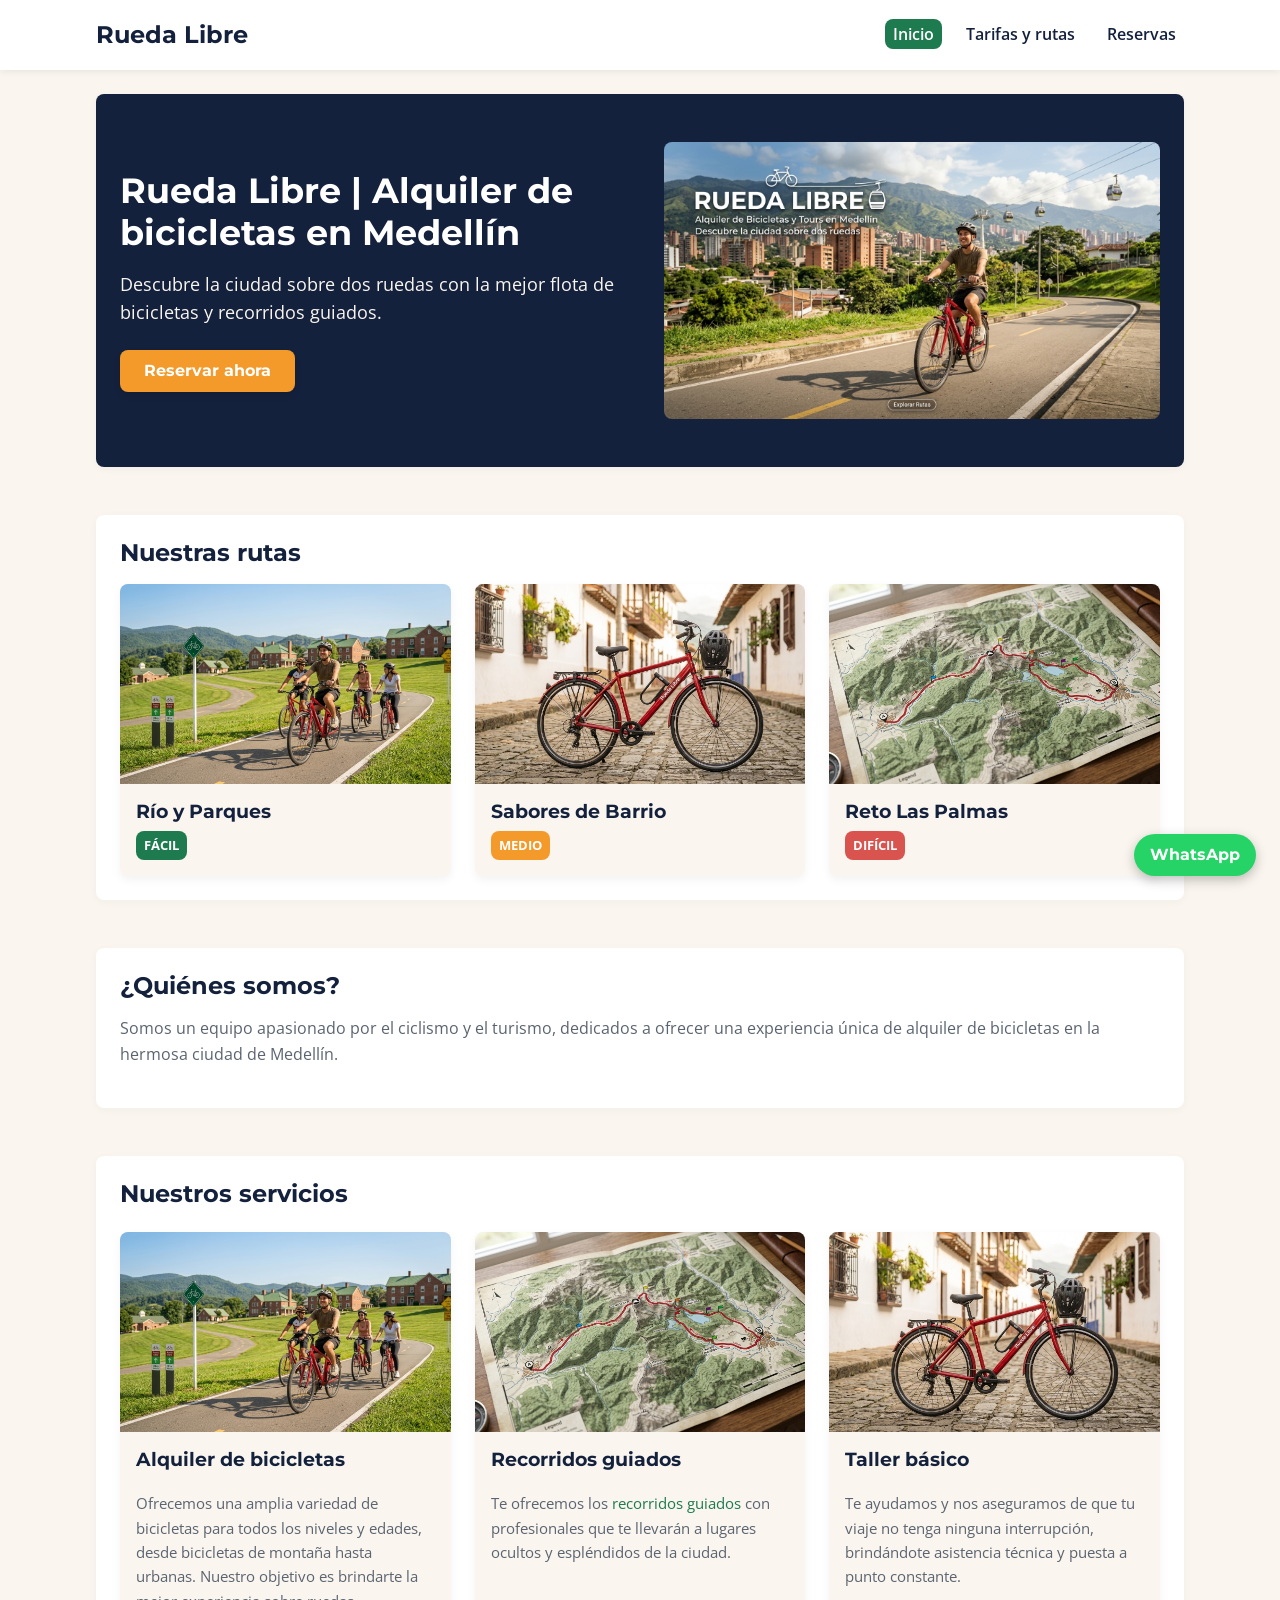
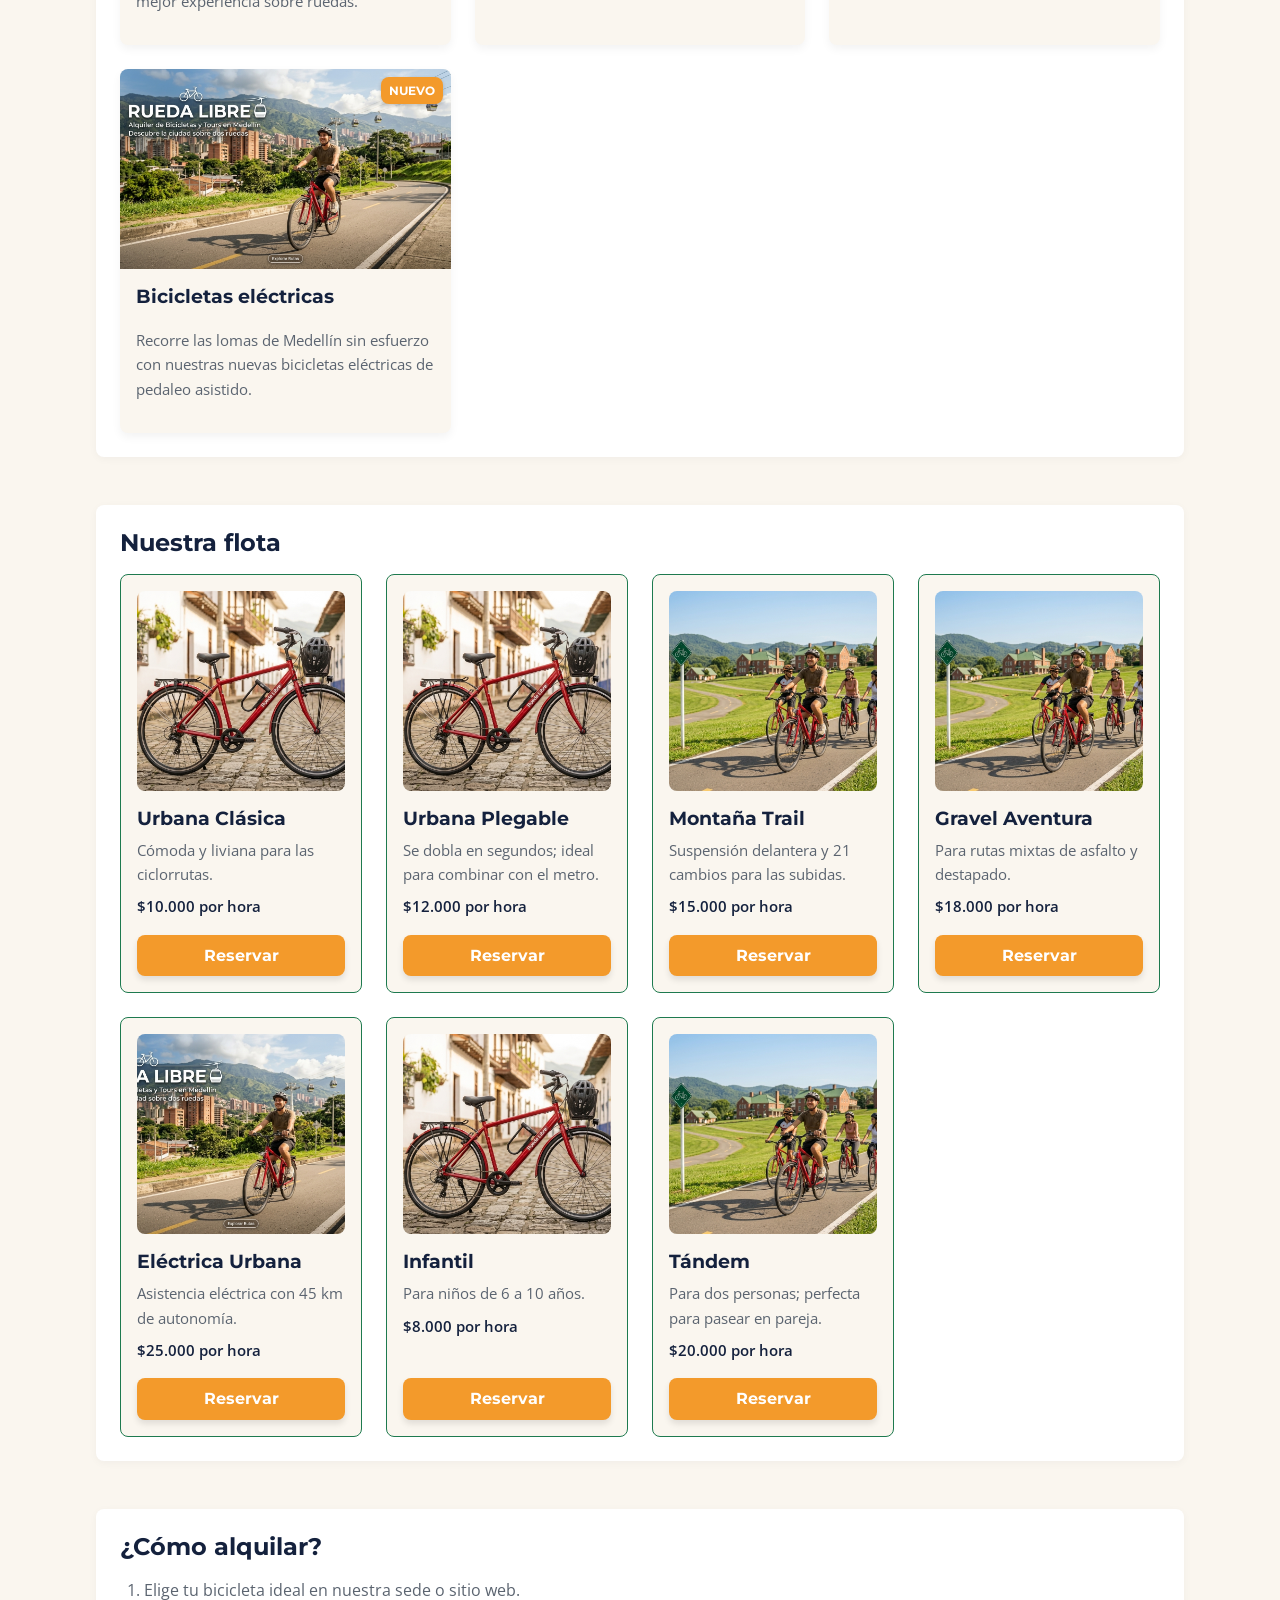
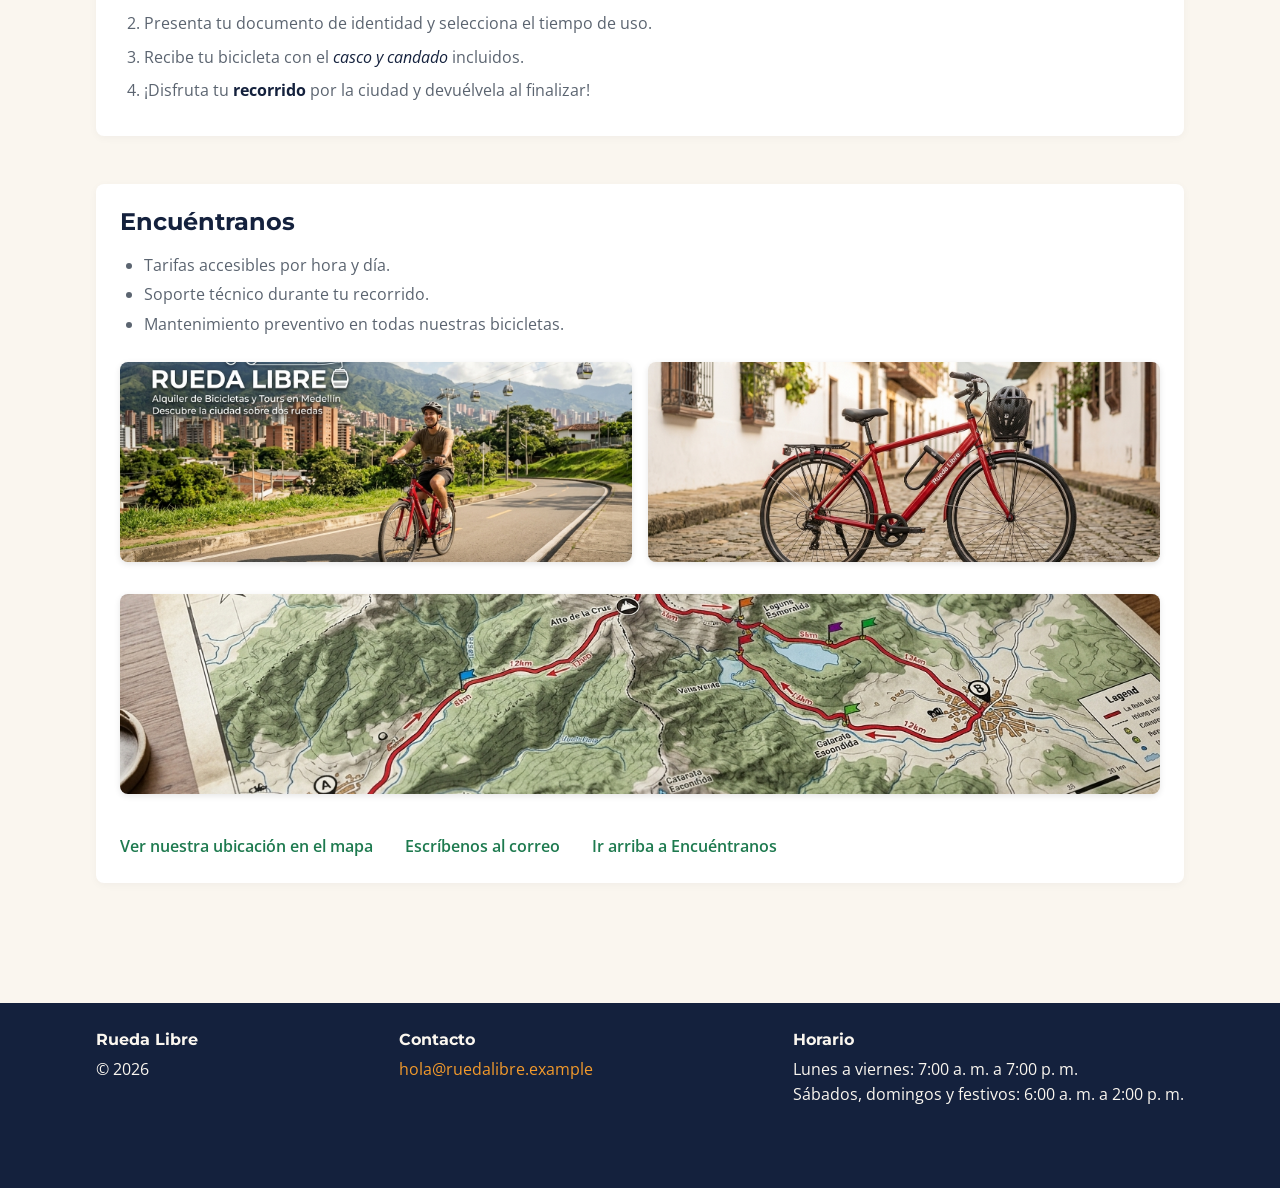
<file: index.html>
<!DOCTYPE html>
<html lang="es">

<head>
  <meta charset="UTF-8">
  <meta name="viewport" content="width=device-width, initial-scale=1.0">
  <meta name="description" content="Alquiler de bicicletas y recorridos guiados en Medellín con Rueda Libre.">
  <title>Rueda Libre | Alquiler de bicicletas en Medellín</title>

  <!-- Fuentes Google -->
  <link rel="preconnect" href="https://fonts.googleapis.com">
  <link rel="preconnect" href="https://fonts.gstatic.com" crossorigin>
  <link href="https://fonts.googleapis.com/css2?family=Montserrat:wght@700&family=Open+Sans:wght@400;600&display=swap" rel="stylesheet">

  <!-- Estilos CSS -->
  <link rel="stylesheet" href="css/styles.css">
</head>

<body>

  <!-- Encabezado / Navegación principal -->
  <header>
    <p class="marca">Rueda Libre</p>
    <nav>
      <ul id="menu">
        <li><a href="index.html" class="activo">Inicio</a></li>
        <li><a href="paginas/tarifas.html">Tarifas y rutas</a></li>
        <li><a href="paginas/reservas.html">Reservas</a></li>
      </ul>
    </nav>
  </header>

  <!-- Contenido principal -->
  <main>

    <!-- Sección Portada / Hero -->
    <section class="portada">
      <div class="portada-texto">
        <h1>Rueda Libre | Alquiler de bicicletas en Medellín</h1>
        <p>Descubre la ciudad sobre dos ruedas con la mejor flota de bicicletas y recorridos guiados.</p>
        <a class="boton" href="paginas/reservas.html">Reservar ahora</a>
      </div>
      <img src="img/portada.jpeg" alt="Ciclista pedaleando una bicicleta roja con el paisaje urbano y montañas de Medellín al fondo">
    </section>

    <!-- Sección Nuestras rutas (Galería de recorridos guiados) -->
    <section class="rutas">
      <h2>Nuestras rutas</h2>

      <div class="rutas-galeria">
        <article class="ruta-tarjeta">
          <img src="img/ruta.jpeg" alt="Grupo de ciclistas pedaleando por una ciclovía entre colinas verdes">
          <div class="ruta-info">
            <h3>Río y Parques</h3>
            <span class="nivel facil">Fácil</span>
          </div>
        </article>

        <article class="ruta-tarjeta">
          <img src="img/bicicleta.jpeg" alt="Bicicleta urbana roja con canasta y casco en una calle empedrada">
          <div class="ruta-info">
            <h3>Sabores de Barrio</h3>
            <span class="nivel medio">Medio</span>
          </div>
        </article>

        <article class="ruta-tarjeta">
          <img src="img/rutaa.jpeg" alt="Mapa con un recorrido marcado que pasa por montañas y puntos turísticos">
          <div class="ruta-info">
            <h3>Reto Las Palmas</h3>
            <span class="nivel dificil">Difícil</span>
          </div>
        </article>
      </div>
    </section>

    <!-- Sección ¿Quiénes somos? -->
    <section>
      <h2>¿Quiénes somos?</h2>
      <p>Somos un equipo apasionado por el ciclismo y el turismo, dedicados a ofrecer una experiencia única de alquiler de bicicletas en la hermosa ciudad de Medellín.</p>
    </section>

    <!-- Sección Nuestros Servicios (Tarjetas) -->
    <section>
      <h2>Nuestros servicios</h2>

      <article class="tarjeta">
        <img src="img/ruta.jpeg" alt="Grupo de ciclistas pedaleando por una ciclovía entre colinas verdes">
        <h3>Alquiler de bicicletas</h3>
        <p>Ofrecemos una amplia variedad de bicicletas para todos los niveles y edades, desde bicicletas de montaña hasta urbanas. Nuestro objetivo es brindarte la mejor experiencia sobre ruedas.</p>
      </article>

      <article class="tarjeta">
        <img src="img/rutaa.jpeg" alt="Mapa con un recorrido marcado que pasa por montañas y puntos turísticos">
        <h3>Recorridos guiados</h3>
        <p>Te ofrecemos los <a href="paginas/tarifas.html#recorridos">recorridos guiados</a> con profesionales que te llevarán a lugares ocultos y espléndidos de la ciudad.</p>
      </article>

      <article class="tarjeta">
        <img src="img/bicicleta.jpeg" alt="Bicicleta urbana roja de Rueda Libre con canasta y casco en una calle empedrada">
        <h3>Taller básico</h3>
        <p>Te ayudamos y nos aseguramos de que tu viaje no tenga ninguna interrupción, brindándote asistencia técnica y puesta a punto constante.</p>
      </article>

      <article class="tarjeta">
        <span class="etiqueta-nuevo">Nuevo</span>
        <img src="img/portada.jpeg" alt="Ciclista pedaleando una bicicleta roja con el paisaje urbano y montañas de Medellín al fondo">
        <h3>Bicicletas eléctricas</h3>
        <p>Recorre las lomas de Medellín sin esfuerzo con nuestras nuevas bicicletas eléctricas de pedaleo asistido.</p>
      </article>
    </section>

    <!-- Sección Nuestra flota (Cuadrícula de modelos) -->
    <section class="flota">
      <h2>Nuestra flota</h2>

      <div class="flota-cuadricula">
        <article class="flota-tarjeta">
          <div class="flota-info">
            <img src="img/bicicleta.jpeg" alt="Bicicleta urbana roja con canasta y casco en una calle empedrada">
            <h3>Urbana Clásica</h3>
            <p>Cómoda y liviana para las ciclorrutas.</p>
            <p class="flota-precio">$10.000 por hora</p>
          </div>
          <a class="boton" href="paginas/reservas.html" aria-label="Reservar Urbana Clásica">Reservar</a>
        </article>

        <article class="flota-tarjeta">
          <div class="flota-info">
            <img src="img/bicicleta.jpeg" alt="Bicicleta urbana roja con canasta y casco en una calle empedrada">
            <h3>Urbana Plegable</h3>
            <p>Se dobla en segundos; ideal para combinar con el metro.</p>
            <p class="flota-precio">$12.000 por hora</p>
          </div>
          <a class="boton" href="paginas/reservas.html" aria-label="Reservar Urbana Plegable">Reservar</a>
        </article>

        <article class="flota-tarjeta">
          <div class="flota-info">
            <img src="img/ruta.jpeg" alt="Grupo de ciclistas pedaleando por una ciclovía entre colinas verdes">
            <h3>Montaña Trail</h3>
            <p>Suspensión delantera y 21 cambios para las subidas.</p>
            <p class="flota-precio">$15.000 por hora</p>
          </div>
          <a class="boton" href="paginas/reservas.html" aria-label="Reservar Montaña Trail">Reservar</a>
        </article>

        <article class="flota-tarjeta">
          <div class="flota-info">
            <img src="img/ruta.jpeg" alt="Grupo de ciclistas pedaleando por una ciclovía entre colinas verdes">
            <h3>Gravel Aventura</h3>
            <p>Para rutas mixtas de asfalto y destapado.</p>
            <p class="flota-precio">$18.000 por hora</p>
          </div>
          <a class="boton" href="paginas/reservas.html" aria-label="Reservar Gravel Aventura">Reservar</a>
        </article>

        <article class="flota-tarjeta">
          <div class="flota-info">
            <img src="img/portada.jpeg" alt="Ciclista pedaleando una bicicleta roja con el paisaje urbano y montañas de Medellín al fondo">
            <h3>Eléctrica Urbana</h3>
            <p>Asistencia eléctrica con 45 km de autonomía.</p>
            <p class="flota-precio">$25.000 por hora</p>
          </div>
          <a class="boton" href="paginas/reservas.html" aria-label="Reservar Eléctrica Urbana">Reservar</a>
        </article>

        <article class="flota-tarjeta">
          <div class="flota-info">
            <img src="img/bicicleta.jpeg" alt="Bicicleta urbana roja con canasta y casco en una calle empedrada">
            <h3>Infantil</h3>
            <p>Para niños de 6 a 10 años.</p>
            <p class="flota-precio">$8.000 por hora</p>
          </div>
          <a class="boton" href="paginas/reservas.html" aria-label="Reservar Infantil">Reservar</a>
        </article>

        <article class="flota-tarjeta">
          <div class="flota-info">
            <img src="img/ruta.jpeg" alt="Grupo de ciclistas pedaleando por una ciclovía entre colinas verdes">
            <h3>Tándem</h3>
            <p>Para dos personas; perfecta para pasear en pareja.</p>
            <p class="flota-precio">$20.000 por hora</p>
          </div>
          <a class="boton" href="paginas/reservas.html" aria-label="Reservar Tándem">Reservar</a>
        </article>
      </div>
    </section>

    <!-- Sección Paso a paso -->
    <section>
      <h2>¿Cómo alquilar?</h2>
      <ol>
        <li>Elige tu bicicleta ideal en nuestra sede o sitio web.</li>
        <li>Presenta tu documento de identidad y selecciona el tiempo de uso.</li>
        <li>Recibe tu bicicleta con el <em>casco y candado</em> incluidos.</li>
        <li>¡Disfruta tu <strong>recorrido</strong> por la ciudad y devuélvela al finalizar!</li>
      </ol>
    </section>

    <!-- Sección Encuéntranos -->
    <section id="encuentranos">
      <h2>Encuéntranos</h2>

      <ul>
        <li>Tarifas accesibles por hora y día.</li>
        <li>Soporte técnico durante tu recorrido.</li>
        <li>Mantenimiento preventivo en todas nuestras bicicletas.</li>
      </ul>

      <div class="galeria">
        <img src="img/portada.jpeg" alt="Ciclista sobre bicicleta roja en vía principal de Medellín">
        <img src="img/bicicleta.jpeg" alt="Bicicleta urbana con equipo de seguridad incluido">
        <img src="img/rutaa.jpeg" alt="Mapa de rutas turísticas para ciclismo urbano y de montaña">
      </div>

      <div class="enlaces-contacto">
        <a href="https://www.google.com/maps/@6.2193664,-75.5882881,15z" target="_blank" rel="noopener">Ver nuestra ubicación en el mapa</a>
        <a href="mailto:hola@ruedalibre.example">Escríbenos al correo</a>
        <a href="#encuentranos">Ir arriba a Encuéntranos</a>
      </div>
    </section>

  </main>

  <!-- Pie de página -->
  <footer>
    <div>
      <p class="pie-titulo">Rueda Libre</p>
      <p>&copy; 2026</p>
    </div>
    <div>
      <p class="pie-titulo">Contacto</p>
      <p><a href="mailto:hola@ruedalibre.example">hola@ruedalibre.example</a></p>
    </div>
    <div>
      <p class="pie-titulo">Horario</p>
      <p>Lunes a viernes: 7:00 a. m. a 7:00 p. m.</p>
      <p>Sábados, domingos y festivos: 6:00 a. m. a 2:00 p. m.</p>
    </div>
  </footer>

  <!-- Botón flotante de WhatsApp -->
  <a class="whatsapp" href="https://wa.me/573000000000" target="_blank" rel="noopener">WhatsApp</a>

</body>

</html>
</file>
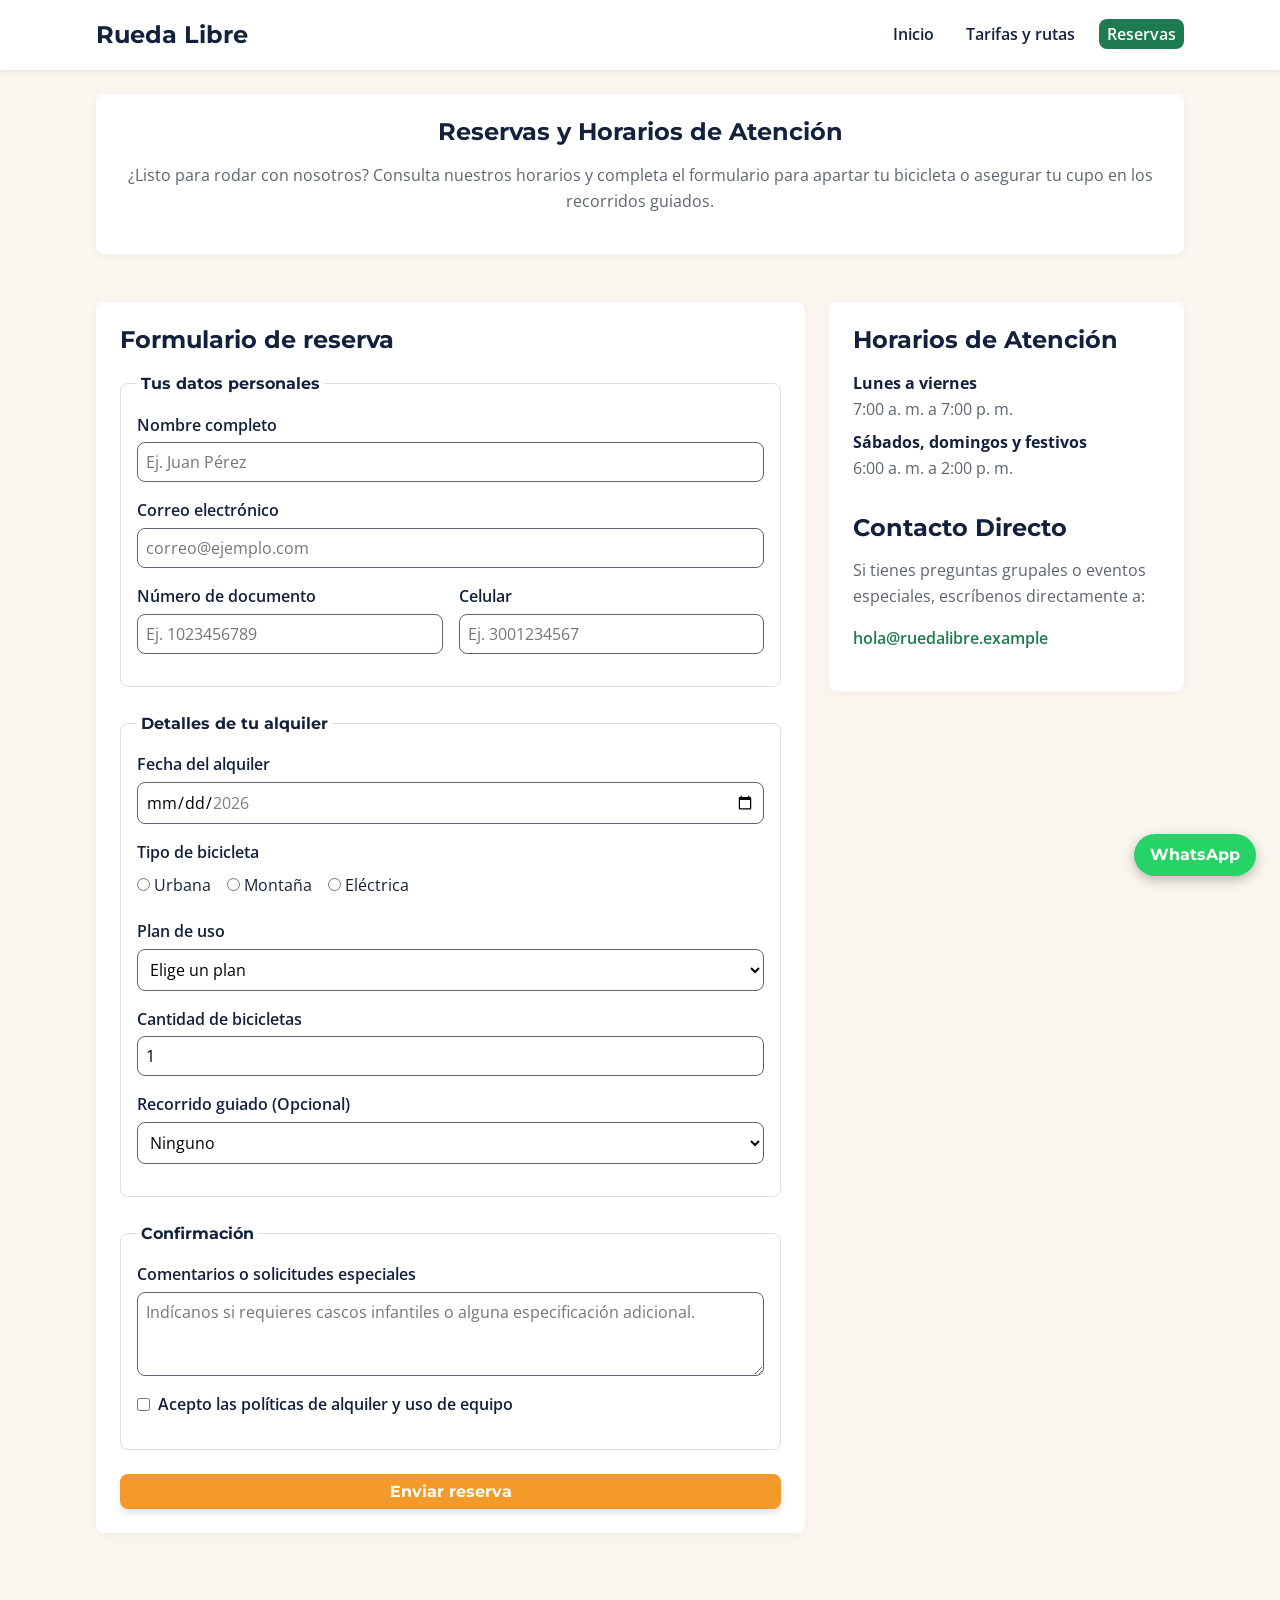
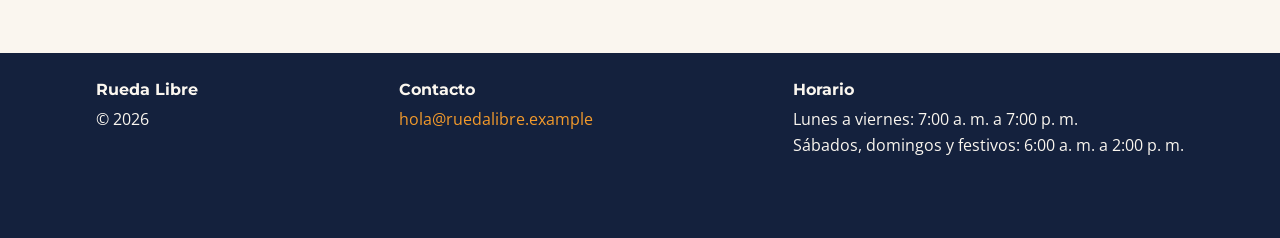
<file: paginas/reservas.html>
<!DOCTYPE html>
<html lang="es">

<head>
  <meta charset="UTF-8">
  <meta name="viewport" content="width=device-width, initial-scale=1.0">
  <meta name="description" content="Reserva tu bicicleta o recorrido guiado en Rueda Libre. Consulta nuestros horarios y canales de contacto.">
  <title>Reservas y Horarios | Rueda Libre - Alquiler de bicicletas en Medellín</title>

  <!-- Fuentes Google -->
  <link rel="preconnect" href="https://fonts.googleapis.com">
  <link rel="preconnect" href="https://fonts.gstatic.com" crossorigin>
  <link href="https://fonts.googleapis.com/css2?family=Montserrat:wght@700&family=Open+Sans:wght@400;600&display=swap" rel="stylesheet">

  <!-- Estilos CSS -->
  <link rel="stylesheet" href="../css/styles.css">
</head>

<body>

  <!-- Encabezado / Navegación principal -->
  <header>
    <p class="marca">Rueda Libre</p>
    <nav>
      <ul id="menu">
        <li><a href="../index.html">Inicio</a></li>
        <li><a href="tarifas.html">Tarifas y rutas</a></li>
        <li><a href="reservas.html" class="activo">Reservas</a></li>
      </ul>
    </nav>
  </header>

  <!-- Contenido principal -->
  <main>

    <!-- Título y Presentación -->
    <section class="portada-secundaria">
      <h1>Reservas y Horarios de Atención</h1>
      <p>¿Listo para rodar con nosotros? Consulta nuestros horarios y completa el formulario para apartar tu bicicleta o asegurar tu cupo en los recorridos guiados.</p>
    </section>

    <!-- Formulario (2 partes) e información de contacto (1 parte) -->
    <div class="reservas-layout">

      <!-- Formulario de Reserva -->
      <section>
        <h2>Formulario de reserva</h2>

        <form action="#" method="post" class="formulario-reserva">

          <fieldset>
            <legend>Tus datos personales</legend>
            <div class="grupo-campo">
              <label for="nombre">Nombre completo</label>
              <input type="text" id="nombre" name="nombre" required minlength="3" placeholder="Ej. Juan Pérez">
            </div>

            <div class="grupo-campo">
              <label for="correo">Correo electrónico</label>
              <input type="email" id="correo" name="correo" required placeholder="correo@ejemplo.com">
            </div>

            <!-- Campos cortos en la misma fila -->
            <div class="fila-campos">
              <div class="grupo-campo">
                <label for="documento">Número de documento</label>
                <input type="text" id="documento" name="documento" required pattern="[0-9]{6,10}" title="Solo números, entre 6 y 10 dígitos." placeholder="Ej. 1023456789">
              </div>

              <div class="grupo-campo">
                <label for="celular">Celular</label>
                <input type="tel" id="celular" name="celular" required pattern="3[0-9]{9}" title="10 dígitos que empiecen por 3." placeholder="Ej. 3001234567">
              </div>
            </div>
          </fieldset>

          <fieldset>
            <legend>Detalles de tu alquiler</legend>

            <div class="grupo-campo">
              <label for="fecha">Fecha del alquiler</label>
              <input type="date" id="fecha" name="fecha" required min="2026-11-01" max="2026-12-31">
            </div>

            <div class="grupo-campo">
              <label>Tipo de bicicleta</label>
              <div class="opciones-radio">
                <label><input type="radio" id="tipo-urbana" name="tipo_bici" value="urbana" required> Urbana</label>
                <label><input type="radio" id="tipo-montana" name="tipo_bici" value="montana"> Montaña</label>
                <label><input type="radio" id="tipo-electrica" name="tipo_bici" value="electrica"> Eléctrica</label>
              </div>
            </div>

            <div class="grupo-campo">
              <label for="plan">Plan de uso</label>
              <select id="plan" name="plan" required>
                <option value="">Elige un plan</option>
                <option value="1-hora">1 hora</option>
                <option value="medio-dia">Medio día (4 h)</option>
                <option value="dia-completo">Día completo (8 h)</option>
              </select>
            </div>

            <div class="grupo-campo">
              <label for="cantidad">Cantidad de bicicletas</label>
              <input type="number" id="cantidad" name="cantidad" required min="1" max="6" value="1">
            </div>

            <div class="grupo-campo">
              <label for="recorrido">Recorrido guiado (Opcional)</label>
              <select id="recorrido" name="recorrido">
                <option value="ninguno">Ninguno</option>
                <option value="rio-parques">Río y Parques</option>
                <option value="sabores-barrio">Sabores de Barrio</option>
                <option value="reto-las-palmas">Reto Las Palmas</option>
              </select>
            </div>
          </fieldset>

          <fieldset>
            <legend>Confirmación</legend>

            <div class="grupo-campo">
              <label for="comentarios">Comentarios o solicitudes especiales</label>
              <textarea id="comentarios" name="comentarios" maxlength="300" rows="3" placeholder="Indícanos si requieres cascos infantiles o alguna especificación adicional."></textarea>
            </div>

            <div class="grupo-campo checkbox-campo">
              <input type="checkbox" id="politicas" name="acepta_politicas" required>
              <label for="politicas">Acepto las políticas de alquiler y uso de equipo</label>
            </div>
          </fieldset>

          <button type="submit" class="boton">Enviar reserva</button>
        </form>
      </section>

      <!-- Horarios y Contacto -->
      <section class="informacion-adicional">
        <div>
          <h2>Horarios de Atención</h2>
          <dl class="lista-horarios">
            <dt>Lunes a viernes</dt>
            <dd>7:00 a. m. a 7:00 p. m.</dd>

            <dt>Sábados, domingos y festivos</dt>
            <dd>6:00 a. m. a 2:00 p. m.</dd>
          </dl>
        </div>

        <div>
          <h2>Contacto Directo</h2>
          <p>Si tienes preguntas grupales o eventos especiales, escríbenos directamente a:</p>
          <p><a href="mailto:hola@ruedalibre.example" class="enlace-destacado">hola@ruedalibre.example</a></p>
        </div>
      </section>

    </div>

  </main>

  <!-- Pie de página -->
  <footer>
    <div>
      <p class="pie-titulo">Rueda Libre</p>
      <p>&copy; 2026</p>
    </div>
    <div>
      <p class="pie-titulo">Contacto</p>
      <p><a href="mailto:hola@ruedalibre.example">hola@ruedalibre.example</a></p>
    </div>
    <div>
      <p class="pie-titulo">Horario</p>
      <p>Lunes a viernes: 7:00 a. m. a 7:00 p. m.</p>
      <p>Sábados, domingos y festivos: 6:00 a. m. a 2:00 p. m.</p>
    </div>
  </footer>

  <!-- Botón flotante de WhatsApp -->
  <a class="whatsapp" href="https://wa.me/573000000000" target="_blank" rel="noopener">WhatsApp</a>

</body>

</html>
</file>
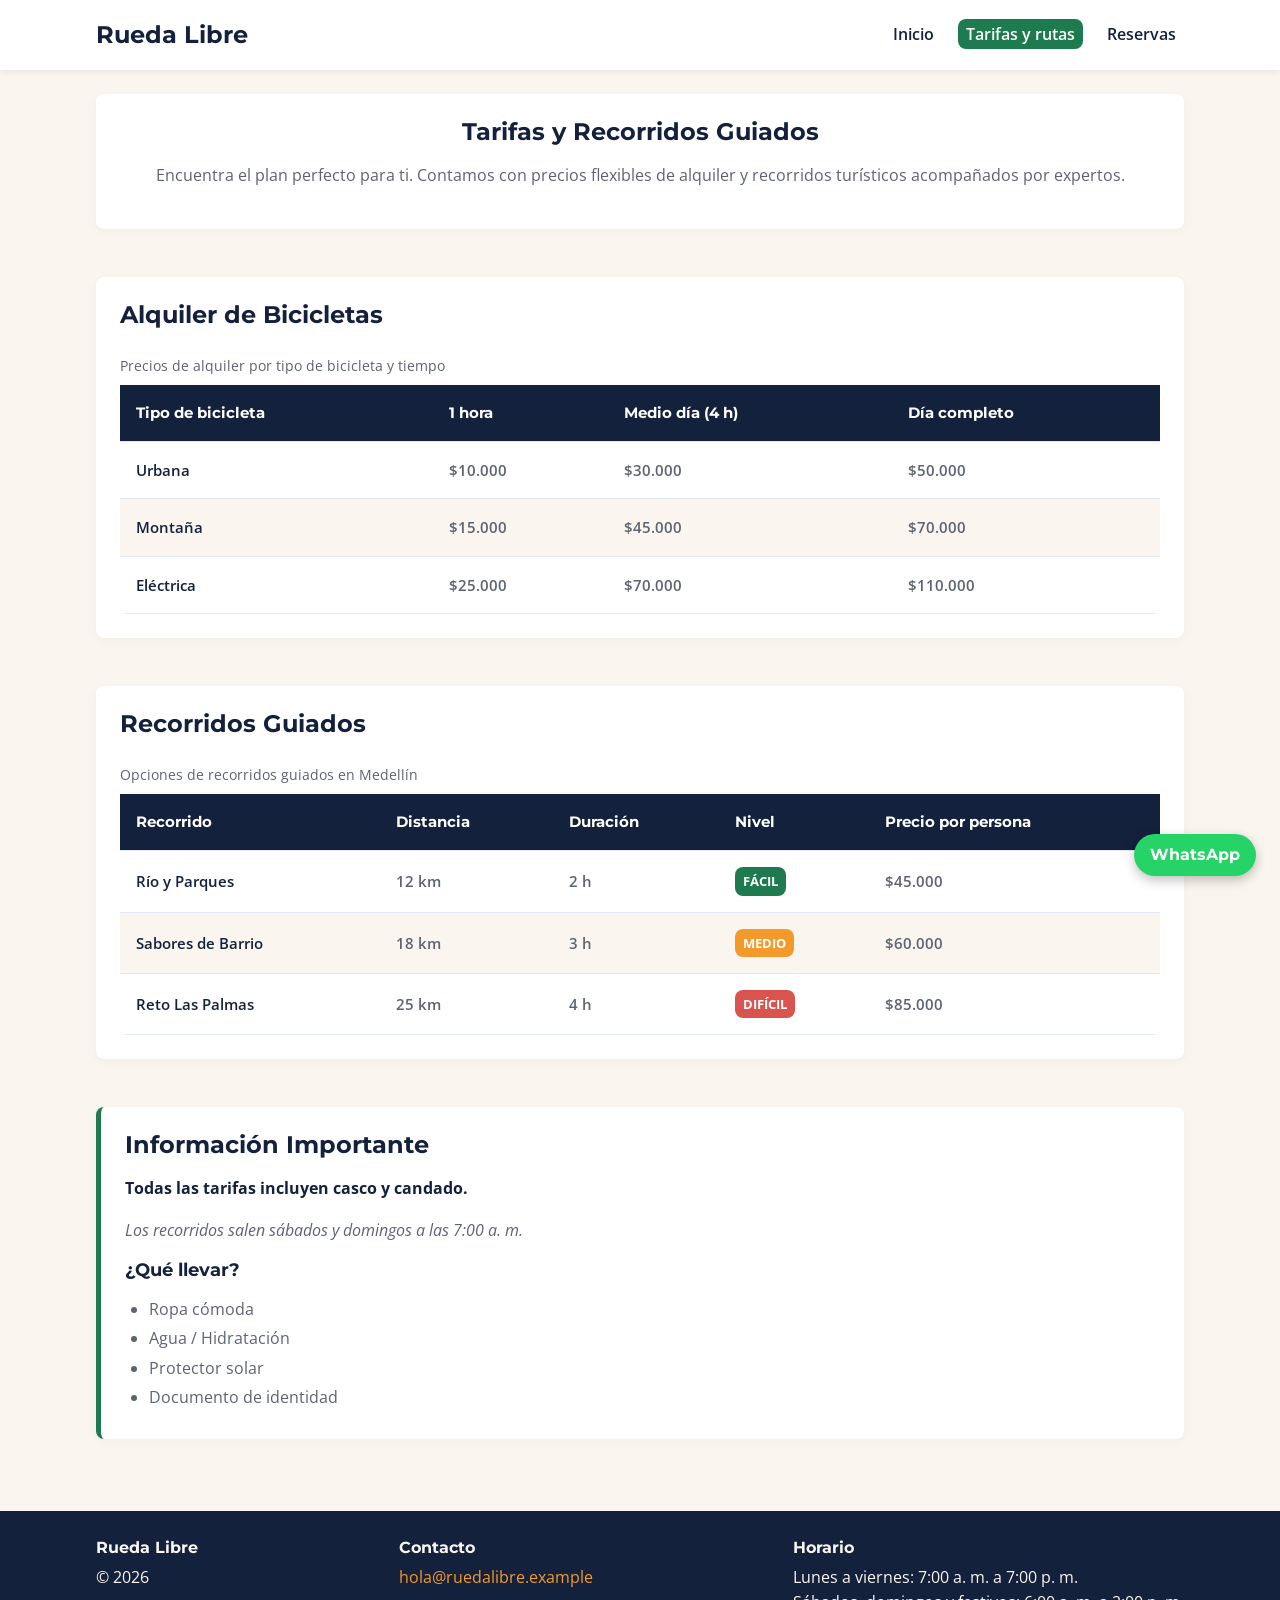
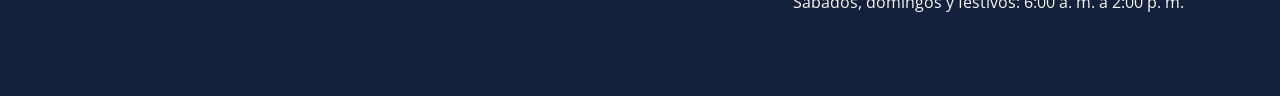
<file: paginas/tarifas.html>
<!DOCTYPE html>
<html lang="es">

<head>
  <meta charset="UTF-8">
  <meta name="viewport" content="width=device-width, initial-scale=1.0">
  <meta name="description" content="Consulta las tarifas de alquiler de bicicletas y nuestros recorridos guiados por Medellín en Rueda Libre.">
  <title>Rueda Libre | Tarifas y Recorridos Guiados</title>

  <!-- Fuentes Google -->
  <link rel="preconnect" href="https://fonts.googleapis.com">
  <link rel="preconnect" href="https://fonts.gstatic.com" crossorigin>
  <link href="https://fonts.googleapis.com/css2?family=Montserrat:wght@700&family=Open+Sans:wght@400;600&display=swap" rel="stylesheet">

  <!-- Estilos CSS -->
  <link rel="stylesheet" href="../css/styles.css">
</head>

<body>

  <!-- Encabezado / Navegación principal -->
  <header>
    <p class="marca">Rueda Libre</p>
    <nav>
      <ul id="menu">
        <li><a href="../index.html">Inicio</a></li>
        <li><a href="tarifas.html" class="activo">Tarifas y rutas</a></li>
        <li><a href="reservas.html">Reservas</a></li>
      </ul>
    </nav>
  </header>

  <!-- Contenido principal -->
  <main>

    <!-- Título y descripción principal de la página -->
    <section class="encabezado-pagina">
      <h1>Tarifas y Recorridos Guiados</h1>
      <p>Encuentra el plan perfecto para ti. Contamos con precios flexibles de alquiler y recorridos turísticos acompañados por expertos.</p>
    </section>

    <!-- Tabla 1: Tarifas de alquiler -->
    <section id="alquiler">
      <h2>Alquiler de Bicicletas</h2>
      <div class="tabla-contenedor">
        <table>
          <caption>Precios de alquiler por tipo de bicicleta y tiempo</caption>
          <thead>
            <tr>
              <th scope="col">Tipo de bicicleta</th>
              <th scope="col">1 hora</th>
              <th scope="col">Medio día (4 h)</th>
              <th scope="col">Día completo</th>
            </tr>
          </thead>
          <tbody>
            <tr>
              <th scope="row">Urbana</th>
              <td>$10.000</td>
              <td>$30.000</td>
              <td>$50.000</td>
            </tr>
            <tr>
              <th scope="row">Montaña</th>
              <td>$15.000</td>
              <td>$45.000</td>
              <td>$70.000</td>
            </tr>
            <tr>
              <th scope="row">Eléctrica</th>
              <td>$25.000</td>
              <td>$70.000</td>
              <td>$110.000</td>
            </tr>
          </tbody>
        </table>
      </div>
    </section>

    <!-- Tabla 2: Recorridos guiados -->
    <section id="recorridos">
      <h2>Recorridos Guiados</h2>
      <div class="tabla-contenedor">
        <table>
          <caption>Opciones de recorridos guiados en Medellín</caption>
          <thead>
            <tr>
              <th scope="col">Recorrido</th>
              <th scope="col">Distancia</th>
              <th scope="col">Duración</th>
              <th scope="col">Nivel</th>
              <th scope="col">Precio por persona</th>
            </tr>
          </thead>
          <tbody>
            <tr>
              <th scope="row">Río y Parques</th>
              <td>12 km</td>
              <td>2 h</td>
              <td><span class="nivel facil">Fácil</span></td>
              <td>$45.000</td>
            </tr>
            <tr>
              <th scope="row">Sabores de Barrio</th>
              <td>18 km</td>
              <td>3 h</td>
              <td><span class="nivel medio">Medio</span></td>
              <td>$60.000</td>
            </tr>
            <tr>
              <th scope="row">Reto Las Palmas</th>
              <td>25 km</td>
              <td>4 h</td>
              <td><span class="nivel dificil">Difícil</span></td>
              <td>$85.000</td>
            </tr>
          </tbody>
        </table>
      </div>
    </section>

    <!-- Información adicional fuera de las tablas -->
    <aside id="informacion-adicional" class="tarjeta-info">
      <h2>Información Importante</h2>
      <p class="destacado"><strong>Todas las tarifas incluyen casco y candado.</strong></p>
      <p><em>Los recorridos salen sábados y domingos a las 7:00 a. m.</em></p>

      <h3>¿Qué llevar?</h3>
      <ul class="lista-requisitos">
        <li>Ropa cómoda</li>
        <li>Agua / Hidratación</li>
        <li>Protector solar</li>
        <li>Documento de identidad</li>
      </ul>
    </aside>

  </main>

  <!-- Pie de página -->
  <footer>
    <div>
      <p class="pie-titulo">Rueda Libre</p>
      <p>&copy; 2026</p>
    </div>
    <div>
      <p class="pie-titulo">Contacto</p>
      <p><a href="mailto:hola@ruedalibre.example">hola@ruedalibre.example</a></p>
    </div>
    <div>
      <p class="pie-titulo">Horario</p>
      <p>Lunes a viernes: 7:00 a. m. a 7:00 p. m.</p>
      <p>Sábados, domingos y festivos: 6:00 a. m. a 2:00 p. m.</p>
    </div>
  </footer>

  <!-- Botón flotante de WhatsApp -->
  <a class="whatsapp" href="https://wa.me/573000000000" target="_blank" rel="noopener">WhatsApp</a>

</body>

</html>
</file>
<file: css/styles.css>
/* ==========================================================
   Rueda Libre - Hoja de estilos principal (v1.5)
   Enfoque mobile-first: los estilos sin media query describen
   el celular; las secciones 11 y 12 agregan lo que cambia.
   Secciones:
   0. Variables
   1. Reset y estilos base
   2. Contenedor principal y layout
   3. Encabezado y navegación
   4. Sección portada y botones
   4.1. Galería Nuestras rutas
   5. Sección de servicios (tarjetas)
   5.1. Sección Nuestra flota
   6. Sección ¿Cómo alquilar?
   7. Sección Encuéntranos
   8. Footer y botón WhatsApp
   9. Formulario y reservas
   10. Tablas y tarifas
   11. Tablet (min-width: 768px)
   12. Escritorio (min-width: 1200px)
   ========================================================== */


/* ==========================
   0. VARIABLES
   ========================== */
:root {
  /* Colores de marca */
  --verde-ruta: #1E7A4F; /* botones y enlaces */
  --gris-asfalto: #5B6470; /* texto secundario */
  --naranja-pedal: #F39A2B; /* destacados y botones secundarios */
  --azul-noche: #14213D; /* titulo y encabezado */
  --crema: #FAF6EF; /* fondo general */

  /* Tipografías (con fuentes de respaldo) */
  --fuente-titulos: "Montserrat", Arial, Helvetica, sans-serif;
  --fuente-texto: "Open Sans", Arial, Helvetica, sans-serif;

  /* Espaciados */
  --espacio-xs: 0.25rem;
  --espacio-s: 0.5rem;
  --espacio-m: 1rem;
  --espacio-l: 1.5rem;
  --espacio-xl: 3rem;

  /* Medidas generales */
  --ancho-contenido: 70rem;
  --radio: 0.5rem;
}


/* ==========================
   1. RESET Y ESTILOS BASE
   ========================== */
*, *::before, *::after {
  box-sizing: border-box;
  margin: 0;
  padding: 0;
}

body {
  background-color: var(--crema);
  color: var(--azul-noche);
  font-family: var(--fuente-texto);
  font-weight: 400;
  line-height: 1.6;
}

h1, h2, h3 {
  font-family: var(--fuente-titulos);
  font-weight: 700;
  line-height: 1.2;
  color: var(--azul-noche);
  margin-bottom: var(--espacio-m);
}

p {
  color: var(--gris-asfalto);
  margin-bottom: var(--espacio-m);
}

a {
  color: var(--verde-ruta);
  text-decoration: none;
  transition: color 0.2s ease;
}

a:hover {
  color: var(--naranja-pedal);
}

/* Indicador de foco visible al navegar con teclado */
a:focus-visible,
button:focus-visible {
  outline: 3px solid var(--azul-noche);
  outline-offset: 3px;
}

/* Sobre fondos oscuros el foco se marca en color claro */
.portada a:focus-visible,
footer a:focus-visible {
  outline-color: var(--crema);
}

img {
  max-width: 100%;
  height: auto;
  display: block;
}


/* ==========================
   2. CONTENEDOR PRINCIPAL Y LAYOUT
   ========================== */
main {
  max-width: var(--ancho-contenido);
  margin: 0 auto;
  padding: var(--espacio-l) var(--espacio-s);
}

/* Al entrar por un enlace #ancla el encabezado fijo no tapa el título */
section[id] {
  scroll-margin-top: 7rem;
}

section {
  margin-bottom: var(--espacio-xl);
  background-color: #ffffff;
  padding: var(--espacio-m);
  border-radius: var(--radio);
  box-shadow: 0 2px 8px rgba(20, 33, 61, 0.04);
}

/* Bloques de título de las páginas internas */
.portada-secundaria,
.encabezado-pagina {
  text-align: center;
}


/* ==========================
   3. ENCABEZADO Y NAVEGACIÓN
   ========================== */
header {
  background-color: #ffffff;
  box-shadow: 0 2px 6px rgba(20, 33, 61, 0.08);
  padding: var(--espacio-m);
  display: flex;
  flex-direction: column; /* Marca arriba y menú debajo, centrados */
  gap: var(--espacio-s);
  align-items: center;
  position: sticky;
  top: 0;
  z-index: 100;
}

.marca {
  margin-bottom: 0;
  font-family: var(--fuente-titulos);
  font-size: 1.5rem;
  color: var(--azul-noche);
  font-weight: 700;
}

#menu {
  list-style: none;
  display: flex;
  flex-wrap: wrap;
  justify-content: center;
  gap: var(--espacio-s);
}

#menu a {
  padding: var(--espacio-xs) var(--espacio-s);
  border-radius: var(--radio);
  font-weight: 600;
  color: var(--azul-noche);
}

#menu a.activo,
#menu a:hover {
  background-color: var(--verde-ruta);
  color: #ffffff;
}


/* ==========================
   4. SECCIÓN PORTADA Y BOTONES
   ========================== */
/* Una columna: el texto primero y la foto debajo */
.portada {
  display: grid;
  grid-template-columns: 1fr;
  gap: var(--espacio-l);
  align-items: center;
  background-color: var(--azul-noche);
  color: #ffffff;
  text-align: left;
  padding: var(--espacio-l) var(--espacio-m);
  border-radius: var(--radio);
}

/* Sin recorte: la foto trae texto propio que no debe cortarse */
.portada img {
  width: 100%;
  border-radius: var(--radio);
}

.portada h1 {
  color: #ffffff;
  font-size: 1.7rem;
}

.portada p {
  color: var(--crema);
  font-size: 1.1rem;
  max-width: 40rem;
  margin-bottom: var(--espacio-l);
}

.boton {
  display: inline-block;
  background-color: var(--naranja-pedal);
  color: #ffffff;
  padding: var(--espacio-s) var(--espacio-l);
  border-radius: var(--radio);
  font-family: var(--fuente-titulos);
  font-weight: 700;
  box-shadow: 0 4px 6px rgba(0, 0, 0, 0.1);
  transition: background-color 0.2s ease, transform 0.2s ease;
}

.boton:hover {
  background-color: var(--verde-ruta);
  color: #ffffff;
  transform: translateY(-2px);
}


/* ==========================
   4.1. GALERÍA NUESTRAS RUTAS
   ========================== */
.rutas-galeria {
  display: grid;
  grid-template-columns: 1fr;
  gap: var(--espacio-l);
}

.ruta-tarjeta {
  background-color: var(--crema);
  border-radius: var(--radio);
  overflow: hidden;
  box-shadow: 0 4px 10px rgba(0, 0, 0, 0.05);
}

.ruta-tarjeta img {
  width: 100%;
  height: 200px;
  object-fit: cover;
}

.ruta-info {
  padding: var(--espacio-m);
}

.ruta-info h3 {
  font-size: 1.2rem;
  margin-bottom: var(--espacio-s);
}


/* ==========================
   5. SECCIÓN DE SERVICIOS (TARJETAS)
   ========================== */
/* Grid automático para las tarjetas de servicios */
section:has(.tarjeta) {
  display: grid;
  grid-template-columns: repeat(auto-fit, minmax(min(260px, 100%), 1fr));
  gap: var(--espacio-l);
  align-items: stretch;
}

section:has(.tarjeta) > h2 {
  grid-column: 1 / -1;
  margin-bottom: 0;
}

.tarjeta {
  background-color: var(--crema);
  border-radius: var(--radio);
  overflow: hidden;
  box-shadow: 0 4px 10px rgba(0, 0, 0, 0.05);
  position: relative;
  display: flex;
  flex-direction: column;
  transition: transform 0.3s ease;
}

.tarjeta:hover {
  transform: translateY(-4px);
}

.tarjeta img {
  width: 100%;
  height: 200px;
  object-fit: cover;
}

.tarjeta h3 {
  padding: var(--espacio-m) var(--espacio-m) var(--espacio-xs) var(--espacio-m);
  font-size: 1.2rem;
}

.tarjeta p {
  padding: 0 var(--espacio-m) var(--espacio-m) var(--espacio-m);
  font-size: 0.95rem;
  flex-grow: 1;
}

.etiqueta-nuevo {
  position: absolute;
  top: var(--espacio-s);
  right: var(--espacio-s);
  background-color: var(--naranja-pedal);
  color: #ffffff;
  font-size: 0.75rem;
  font-family: var(--fuente-titulos);
  padding: var(--espacio-xs) var(--espacio-s);
  border-radius: var(--radio);
  text-transform: uppercase;
  font-weight: 700;
  box-shadow: 0 2px 4px rgba(0, 0, 0, 0.2);
}


/* ==========================
   5.1. SECCIÓN NUESTRA FLOTA
   ========================== */
/* Las columnas dependen del espacio disponible, sin media queries */
.flota-cuadricula {
  display: grid;
  grid-template-columns: repeat(auto-fit, minmax(240px, 1fr));
  gap: var(--espacio-l);
}

/* space-between deja el enlace "Reservar" siempre al final de la tarjeta */
.flota-tarjeta {
  display: flex;
  flex-direction: column;
  justify-content: space-between;
  gap: var(--espacio-m);
  padding: var(--espacio-m);
  border: 1px solid var(--verde-ruta);
  border-radius: var(--radio);
  background-color: var(--crema);
}

.flota-tarjeta img {
  width: 100%;
  height: 200px;
  object-fit: cover;
  border-radius: var(--radio);
  margin-bottom: var(--espacio-m);
}

.flota-tarjeta h3 {
  font-size: 1.2rem;
  margin-bottom: var(--espacio-s);
}

.flota-tarjeta p {
  font-size: 0.95rem;
  margin-bottom: var(--espacio-s);
}

.flota-tarjeta .flota-precio {
  color: var(--azul-noche);
  font-weight: 600;
  margin-bottom: 0;
}

.flota-tarjeta .boton {
  text-align: center;
}


/* ==========================
   6. SECCIÓN ¿CÓMO ALQUILAR?
   ========================== */
ol {
  padding-left: var(--espacio-l);
}

ol li {
  margin-bottom: var(--espacio-s);
  color: var(--gris-asfalto);
}

ol li strong, ol li em {
  color: var(--azul-noche);
}


/* ==========================
   7. SECCIÓN ENCUÉNTRANOS
   ========================== */
#encuentranos ul {
  list-style: disc;
  padding-left: var(--espacio-l);
  margin-bottom: var(--espacio-m);
}

#encuentranos ul li {
  color: var(--gris-asfalto);
  margin-bottom: var(--espacio-xs);
}

/* Ajuste de las imágenes sueltas en Encuéntranos */
#encuentranos img {
  width: 100%;
  max-width: 320px;
  height: 200px;
  object-fit: cover;
  border-radius: var(--radio);
  margin: var(--espacio-s) 0;
  box-shadow: 0 2px 6px rgba(0, 0, 0, 0.1);
}

#encuentranos a {
  display: inline-block;
  margin-right: var(--espacio-m);
  margin-top: var(--espacio-m);
  font-weight: 600;
}

#encuentranos .galeria {
  display: flex;
  gap: var(--espacio-m);
  flex-wrap: wrap;
  margin: var(--espacio-m) 0;
}

#encuentranos .galeria img {
  flex: 1 1 200px;
  max-width: 100%;
}

.enlaces-contacto {
  display: flex;
  gap: var(--espacio-m);
  flex-wrap: wrap;
  margin-top: var(--espacio-m);
}


/* ==========================
   8. FOOTER Y BOTÓN WHATSAPP
   ========================== */
footer {
  background-color: var(--azul-noche);
  color: var(--crema);
  padding: var(--espacio-l);
  padding-bottom: 5rem; /* Espacio extra para que el enlace de WhatsApp no tape el pie */
  margin-top: var(--espacio-xl);
  display: flex;
  flex-direction: column;
  gap: var(--espacio-l);
}

footer p {
  color: var(--crema);
  margin-bottom: 0;
}

.pie-titulo {
  font-family: var(--fuente-titulos);
  font-weight: 700;
  margin-bottom: var(--espacio-xs);
}

footer a {
  color: var(--naranja-pedal);
}

/* Botón flotante de WhatsApp */
.whatsapp {
  position: fixed;
  bottom: var(--espacio-l);
  right: var(--espacio-l);
  background-color: #25D366;
  color: #ffffff;
  padding: var(--espacio-s) var(--espacio-m);
  border-radius: 50px;
  font-family: var(--fuente-titulos);
  font-weight: 700;
  box-shadow: 0 4px 12px rgba(0, 0, 0, 0.25);
  z-index: 1000;
  transition: transform 0.2s ease, background-color 0.2s ease;
}

.whatsapp:hover {
  transform: scale(1.08);
  background-color: #20ba5a;
  color: #ffffff;
}


/* ==========================
   9. FORMULARIO Y RESERVAS
   ========================== */
/* Una columna: el formulario primero y el contacto debajo */
.reservas-layout {
  display: grid;
  grid-template-columns: 1fr;
  gap: var(--espacio-l);
  align-items: start;
  margin-bottom: var(--espacio-xl);
}

.reservas-layout > section {
  margin-bottom: 0;
}

.formulario-reserva fieldset {
  min-width: 0; /* Por defecto no se encoge por debajo de su contenido */
  border: 1px solid rgba(20, 33, 61, 0.15);
  border-radius: var(--radio);
  padding: var(--espacio-m);
  margin-bottom: var(--espacio-l);
}

.formulario-reserva legend {
  font-family: var(--fuente-titulos);
  font-weight: 700;
  color: var(--azul-noche);
  padding: 0 var(--espacio-xs);
}

.grupo-campo {
  margin-bottom: var(--espacio-m);
  display: flex;
  flex-direction: column;
}

/* Dos campos cortos en una línea; bajan a dos si no caben */
.fila-campos {
  display: flex;
  flex-wrap: wrap;
  gap: var(--espacio-m);
}

.fila-campos .grupo-campo {
  flex: 1 1 10rem;
}

/* Sin esto el ancho propio del input fuerza el salto de línea */
.fila-campos input {
  width: 100%;
}

.grupo-campo label {
  font-weight: 600;
  margin-bottom: var(--espacio-xs);
  color: var(--azul-noche);
}

.grupo-campo input[type="text"],
.grupo-campo input[type="email"],
.grupo-campo input[type="tel"],
.grupo-campo input[type="date"],
.grupo-campo input[type="number"],
.grupo-campo select,
.grupo-campo textarea {
  padding: var(--espacio-s);
  border: 1px solid var(--gris-asfalto);
  border-radius: var(--radio);
  font-family: var(--fuente-texto);
  font-size: 1rem;
  background-color: #ffffff;
}

.grupo-campo input:focus,
.grupo-campo select:focus,
.grupo-campo textarea:focus {
  outline: 2px solid var(--verde-ruta);
  border-color: transparent;
}

.opciones-radio {
  display: flex;
  gap: var(--espacio-m);
  flex-wrap: wrap;
  margin-top: var(--espacio-xs);
}

.opciones-radio label {
  font-weight: normal;
  cursor: pointer;
}

.checkbox-campo {
  flex-direction: row;
  align-items: center;
  gap: var(--espacio-s);
}

.checkbox-campo label {
  margin-bottom: 0;
  cursor: pointer;
}

.formulario-reserva button.boton {
  border: none;
  cursor: pointer;
  font-size: 1rem;
  width: 100%;
}

/* Horarios */
.lista-horarios dt {
  font-weight: 700;
  color: var(--azul-noche);
  margin-top: var(--espacio-s);
}

.lista-horarios dd {
  color: var(--gris-asfalto);
  margin-left: 0;
  margin-bottom: var(--espacio-s);
}

.informacion-adicional {
  display: grid;
  grid-template-columns: 1fr;
  gap: var(--espacio-l);
}

/* El correo puede partirse para no ensanchar la columna de un tercio */
.enlace-destacado {
  font-weight: 600;
  overflow-wrap: anywhere;
}


/* ==========================
   10. TABLAS Y TARIFAS
   ========================== */
/* Respaldo: a 360 px las tablas caben; el scroll solo aplicaría en anchos menores */
.tabla-contenedor {
  overflow-x: auto;
  margin-top: var(--espacio-m);
}

table {
  width: 100%;
  border-collapse: collapse;
  margin-top: var(--espacio-s);
  font-size: 0.75rem;
  background-color: #ffffff;
  border-radius: var(--radio);
  overflow: hidden;
  box-shadow: 0 2px 8px rgba(20, 33, 61, 0.04);
}

caption {
  text-align: left;
  color: var(--gris-asfalto);
  margin-bottom: var(--espacio-s);
  font-size: 0.9rem;
}

th, td {
  padding: var(--espacio-s) var(--espacio-xs);
  text-align: left;
  border-bottom: 1px solid #e2e8f0;
}

thead tr {
  background-color: var(--azul-noche);
  color: #ffffff;
}

thead th {
  font-family: var(--fuente-titulos);
  font-weight: 700;
  font-size: 0.7rem;
}

/* Filas alternadas para mejor lectura */
tbody tr:nth-child(even) {
  background-color: var(--crema);
}

tbody tr:hover {
  background-color: rgba(30, 122, 79, 0.08);
}

tbody th {
  color: var(--azul-noche);
  font-weight: 600;
}

td {
  color: var(--gris-asfalto);
  font-weight: 600;
}

/* Etiquetas visuales para los niveles de dificultad */
.nivel {
  display: inline-block;
  padding: var(--espacio-xs);
  border-radius: var(--radio);
  font-size: 0.65rem;
  font-weight: 700;
  text-transform: uppercase;
  color: #ffffff;
}

.nivel.facil {
  background-color: var(--verde-ruta);
}

.nivel.medio {
  background-color: var(--naranja-pedal);
}

.nivel.dificil {
  background-color: #d9534f;
}

/* Sección de Información Importante */
.tarjeta-info {
  background-color: #ffffff;
  border-left: 5px solid var(--verde-ruta);
  padding: var(--espacio-l);
  border-radius: var(--radio);
  box-shadow: 0 2px 8px rgba(20, 33, 61, 0.04);
}

.tarjeta-info h3 {
  margin-top: var(--espacio-m);
  font-size: 1.1rem;
}

.destacado {
  color: var(--azul-noche);
}

.lista-requisitos {
  list-style: disc;
  padding-left: var(--espacio-l);
  color: var(--gris-asfalto);
}

.lista-requisitos li {
  margin-bottom: var(--espacio-xs);
}


/* ==========================
   11. TABLET (MIN-WIDTH: 768PX)
   ========================== */
@media (min-width: 768px) {
  main {
    padding-inline: var(--espacio-m);
  }

  section {
    padding: var(--espacio-l);
  }

  /* En una línea el encabezado es más bajo */
  section[id] {
    scroll-margin-top: 5.5rem;
  }

  /* Se recupera la distribución del MiniReto 1: marca y menú en una línea */
  header {
    flex-direction: row;
    justify-content: space-between;
    padding-inline: var(--espacio-l);
  }

  #menu {
    gap: var(--espacio-m);
  }

  .portada {
    grid-template-columns: 1fr 1fr;
    padding: var(--espacio-xl) var(--espacio-l);
  }

  .portada h1 {
    font-size: 1.9rem;
  }

  .rutas-galeria {
    grid-template-columns: repeat(2, 1fr);
  }

  /* Son tres rutas: la última ocupa la fila completa para no dejar un hueco */
  .ruta-tarjeta:last-child {
    grid-column: 1 / -1;
  }

  /* Un tercio dejaría muy poco espacio al correo a este ancho */
  .reservas-layout {
    grid-template-columns: 3fr 2fr;
  }

  footer {
    flex-direction: row;
    justify-content: space-between;
    align-items: flex-start;
  }

  table {
    font-size: 0.95rem;
  }

  th, td {
    padding: var(--espacio-m);
  }

  thead th {
    font-size: 1em;
  }

  .nivel {
    padding: var(--espacio-xs) var(--espacio-s);
    font-size: 0.8rem;
  }
}


/* ==========================
   12. ESCRITORIO (MIN-WIDTH: 1200PX)
   ========================== */
@media (min-width: 1200px) {
  /* Encabezado y pie alineados con el contenido de main en monitores anchos */
  header,
  footer {
    padding-inline: max(var(--espacio-l), calc((100% - var(--ancho-contenido)) / 2 + var(--espacio-m)));
  }

  .portada {
    gap: var(--espacio-xl);
  }

  .portada h1 {
    font-size: 2.2rem;
  }

  .rutas-galeria {
    grid-template-columns: repeat(3, 1fr);
  }

  .ruta-tarjeta:last-child {
    grid-column: auto;
  }

  /* Formulario dos tercios, contacto un tercio */
  .reservas-layout {
    grid-template-columns: 2fr 1fr;
  }
}
</file>
